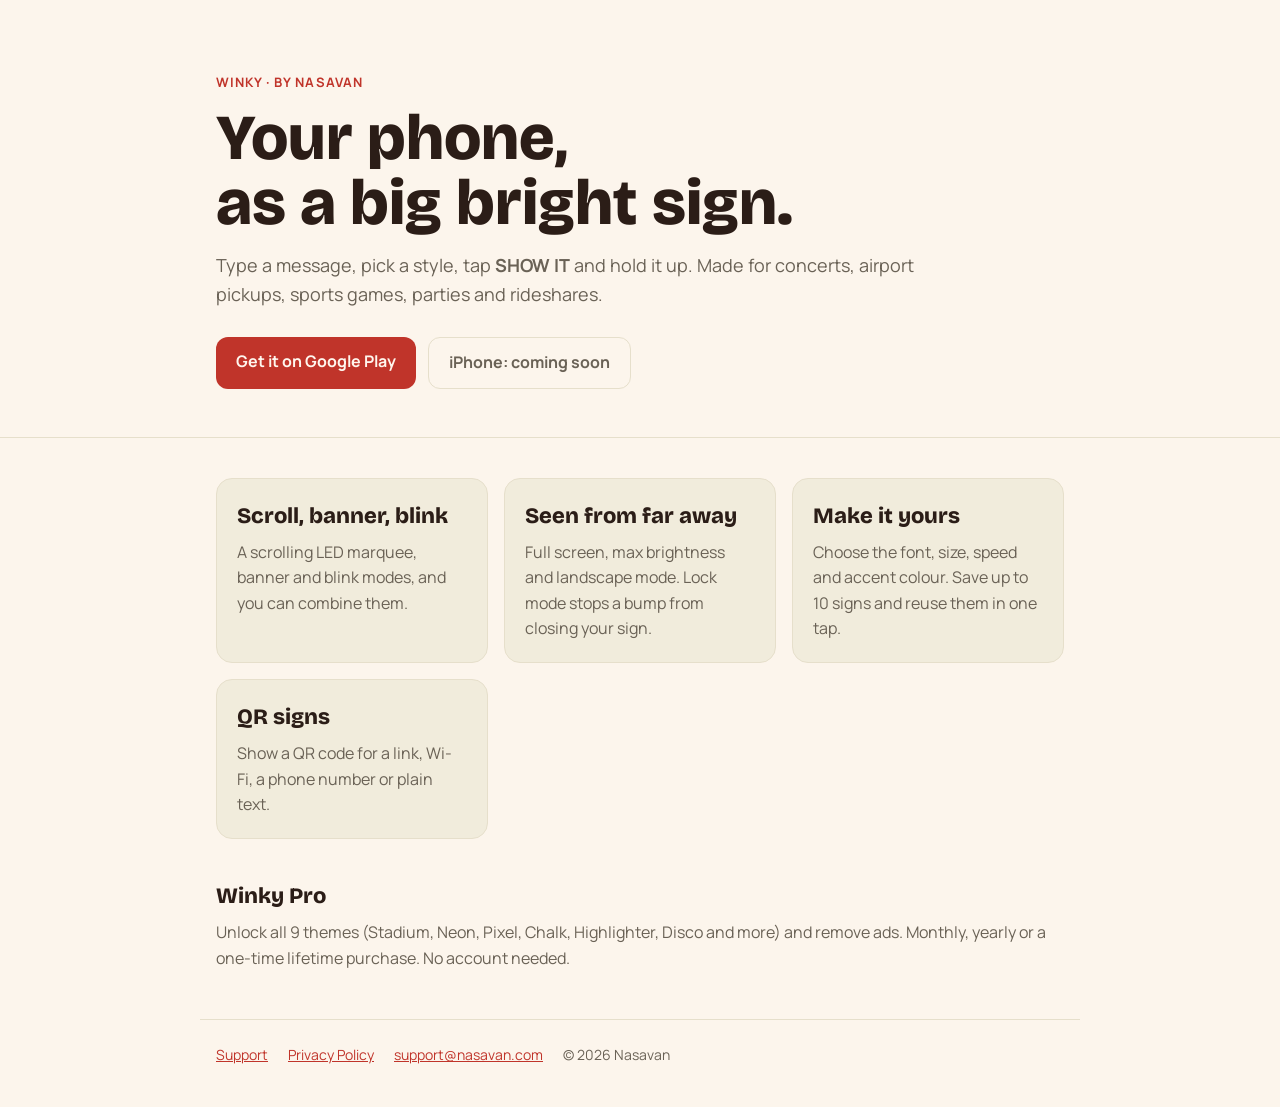
<file: index.html>
<!doctype html>
<html lang="en">
<head>
<meta charset="utf-8">
<meta name="viewport" content="width=device-width, initial-scale=1">
<title>Winky · LED Banner &amp; Signboard</title>
<meta name="description" content="Winky turns your phone into a big, bright scrolling sign. For concerts, airport pickups, games and parties.">
<link rel="preconnect" href="https://fonts.googleapis.com">
<link rel="preconnect" href="https://fonts.gstatic.com" crossorigin>
<link href="https://fonts.googleapis.com/css2?family=Bricolage+Grotesque:wght@800&family=Manrope:wght@400;600;700&display=swap" rel="stylesheet">
<link rel="stylesheet" href="/site.css">
</head>
<body>
<header class="hero">
  <div class="wrap">
    <p class="eyebrow">Winky · by Nasavan</p>
    <h1>Your phone,<br>as a big bright sign.</h1>
    <p class="lead">Type a message, pick a style, tap <strong>SHOW IT</strong> and hold it up. Made for concerts, airport pickups, sports games, parties and rideshares.</p>
    <div class="ctas">
      <a class="btn" href="https://play.google.com/store/apps/details?id=com.nasavan.yella">Get it on Google Play</a>
      <span class="btn ghost" aria-disabled="true">iPhone: coming soon</span>
    </div>
  </div>
</header>

<main class="wrap">
  <section class="grid">
    <div class="card"><h2>Scroll, banner, blink</h2><p>A scrolling LED marquee, banner and blink modes, and you can combine them.</p></div>
    <div class="card"><h2>Seen from far away</h2><p>Full screen, max brightness and landscape mode. Lock mode stops a bump from closing your sign.</p></div>
    <div class="card"><h2>Make it yours</h2><p>Choose the font, size, speed and accent colour. Save up to 10 signs and reuse them in one tap.</p></div>
    <div class="card"><h2>QR signs</h2><p>Show a QR code for a link, Wi-Fi, a phone number or plain text.</p></div>
  </section>

  <section class="pro">
    <h2>Winky Pro</h2>
    <p>Unlock all 9 themes (Stadium, Neon, Pixel, Chalk, Highlighter, Disco and more) and remove ads. Monthly, yearly or a one-time lifetime purchase. No account needed.</p>
  </section>
</main>

<footer class="wrap foot">
  <a href="/support/">Support</a>
  <a href="/winky-privacy/">Privacy Policy</a>
  <a href="mailto:support@nasavan.com">support@nasavan.com</a>
  <span>© 2026 Nasavan</span>
</footer>
</body>
</html>
</file>
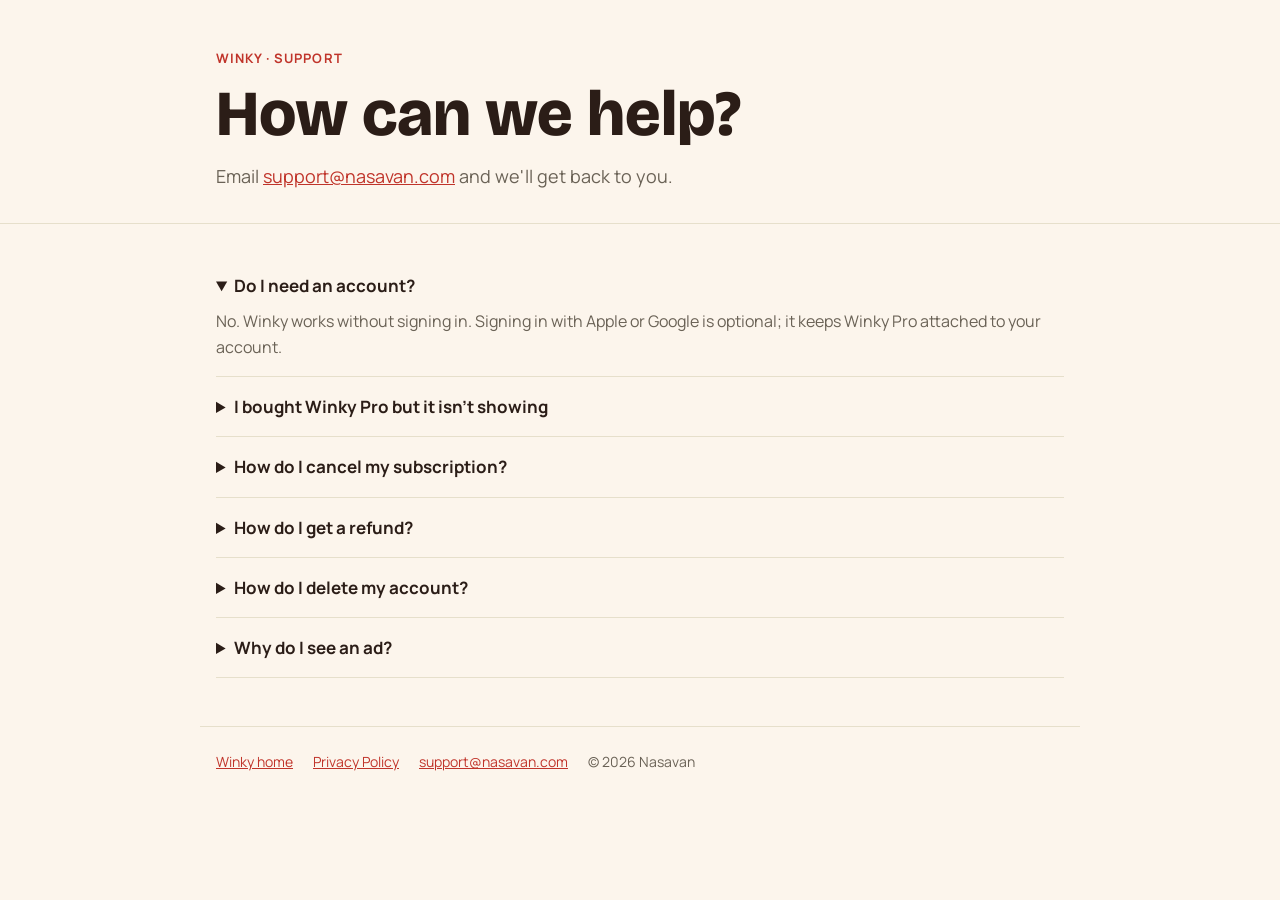
<file: support/index.html>
<!doctype html>
<html lang="en">
<head>
<meta charset="utf-8">
<meta name="viewport" content="width=device-width, initial-scale=1">
<title>Winky Support</title>
<meta name="description" content="Help with Winky: purchases, subscriptions, restoring Pro, deleting your account and contacting support.">
<link rel="preconnect" href="https://fonts.googleapis.com">
<link rel="preconnect" href="https://fonts.gstatic.com" crossorigin>
<link href="https://fonts.googleapis.com/css2?family=Bricolage+Grotesque:wght@800&family=Manrope:wght@400;600;700&display=swap" rel="stylesheet">
<link rel="stylesheet" href="/site.css">
</head>
<body>
<header class="hero small">
  <div class="wrap">
    <p class="eyebrow"><a href="/">Winky</a> · Support</p>
    <h1>How can we help?</h1>
    <p class="lead">Email <a href="mailto:support@nasavan.com">support@nasavan.com</a> and we'll get back to you.</p>
  </div>
</header>

<main class="wrap faq">
  <details open>
    <summary>Do I need an account?</summary>
    <p>No. Winky works without signing in. Signing in with Apple or Google is optional; it keeps Winky Pro attached to your account.</p>
  </details>
  <details>
    <summary>I bought Winky Pro but it isn't showing</summary>
    <p>Open the Winky Pro screen and tap <strong>Restore Purchases</strong>. Make sure you're signed in to the same Apple ID or Google account you bought it with.</p>
  </details>
  <details>
    <summary>How do I cancel my subscription?</summary>
    <p><strong>iPhone:</strong> Settings → your name → Subscriptions → Winky → Cancel Subscription.<br>
    <strong>Android:</strong> Google Play → your profile → Payments &amp; subscriptions → Subscriptions → Winky → Cancel.<br>
    You keep Pro until the end of the period you've paid for. Deleting the app does not cancel a subscription.</p>
  </details>
  <details>
    <summary>How do I get a refund?</summary>
    <p>Purchases are handled by Apple or Google, so refunds are too. iPhone: <a href="https://reportaproblem.apple.com">reportaproblem.apple.com</a>. Android: request it from your Google Play order history.</p>
  </details>
  <details>
    <summary>How do I delete my account?</summary>
    <p>In Winky, open the menu (three stripes, top left) → <strong>Account</strong> → <strong>Delete account</strong>. This permanently removes your account and its data. A subscription is billed by Apple or Google, so cancel it there as well.</p>
  </details>
  <details>
    <summary>Why do I see an ad?</summary>
    <p>The free version shows a small banner ad. Winky Pro removes it.</p>
  </details>
</main>

<footer class="wrap foot">
  <a href="/">Winky home</a>
  <a href="/winky-privacy/">Privacy Policy</a>
  <a href="mailto:support@nasavan.com">support@nasavan.com</a>
  <span>© 2026 Nasavan</span>
</footer>
</body>
</html>
</file>
<file: site.css>
:root {
  --red: #C0342A;
  --red-display: #E63A2E;
  --surface: #FCF5EC;
  --card: #F1ECDC;
  --outline: #E6DFCB;
  --ink: #2B1D17;
  --muted: #6A6256;
  --on-red: #FFF6EE;
}
@media (prefers-color-scheme: dark) {
  :root {
    --red: #FF8A7A;
    --surface: #16110E;
    --card: #221A16;
    --outline: #4A3D35;
    --ink: #F5EBE2;
    --muted: #B5A698;
    --on-red: #2B1008;
  }
}
* { box-sizing: border-box; }
html { -webkit-text-size-adjust: 100%; }
body {
  margin: 0;
  background: var(--surface);
  color: var(--ink);
  font: 16px/1.6 "Manrope", system-ui, -apple-system, sans-serif;
}
a { color: var(--red); }
.wrap { max-width: 880px; margin: 0 auto; padding: 0 16px; }
.hero { padding: 72px 0 48px; border-bottom: 1px solid var(--outline); }
.hero.small { padding: 48px 0 32px; }
.eyebrow {
  margin: 0 0 12px; font-size: 13px; font-weight: 700;
  letter-spacing: .08em; text-transform: uppercase; color: var(--red);
}
.eyebrow a { text-decoration: none; }
h1 {
  font-family: "Bricolage Grotesque", system-ui, sans-serif; font-weight: 800;
  font-size: clamp(36px, 7vw, 64px); line-height: 1.02; margin: 0 0 16px;
}
h2 { font-family: "Bricolage Grotesque", system-ui, sans-serif; font-weight: 800; font-size: 22px; margin: 0 0 6px; }
.lead { font-size: 18px; color: var(--muted); max-width: 40em; margin: 0; }
.ctas { display: flex; flex-wrap: wrap; gap: 12px; margin-top: 28px; }
.btn {
  display: inline-block; padding: 12px 20px; border-radius: 12px;
  background: var(--red); color: var(--on-red); font-weight: 700; text-decoration: none;
}
.btn.ghost { background: transparent; color: var(--muted); border: 1px solid var(--outline); }
.grid { display: grid; grid-template-columns: repeat(auto-fit, minmax(220px, 1fr)); gap: 16px; padding: 40px 0 16px; }
.card { background: var(--card); border: 1px solid var(--outline); border-radius: 16px; padding: 20px; }
.card p, .pro p { margin: 0; color: var(--muted); }
.pro { padding: 24px 0 48px; }
.faq { padding: 32px 16px 48px; }
details { border-bottom: 1px solid var(--outline); padding: 16px 0; }
summary { cursor: pointer; font-weight: 700; font-size: 17px; }
details p { color: var(--muted); margin: 10px 0 0; }
.foot {
  display: flex; flex-wrap: wrap; gap: 8px 20px; padding-top: 24px; padding-bottom: 40px;
  border-top: 1px solid var(--outline); font-size: 14px; color: var(--muted);
}
</file>
